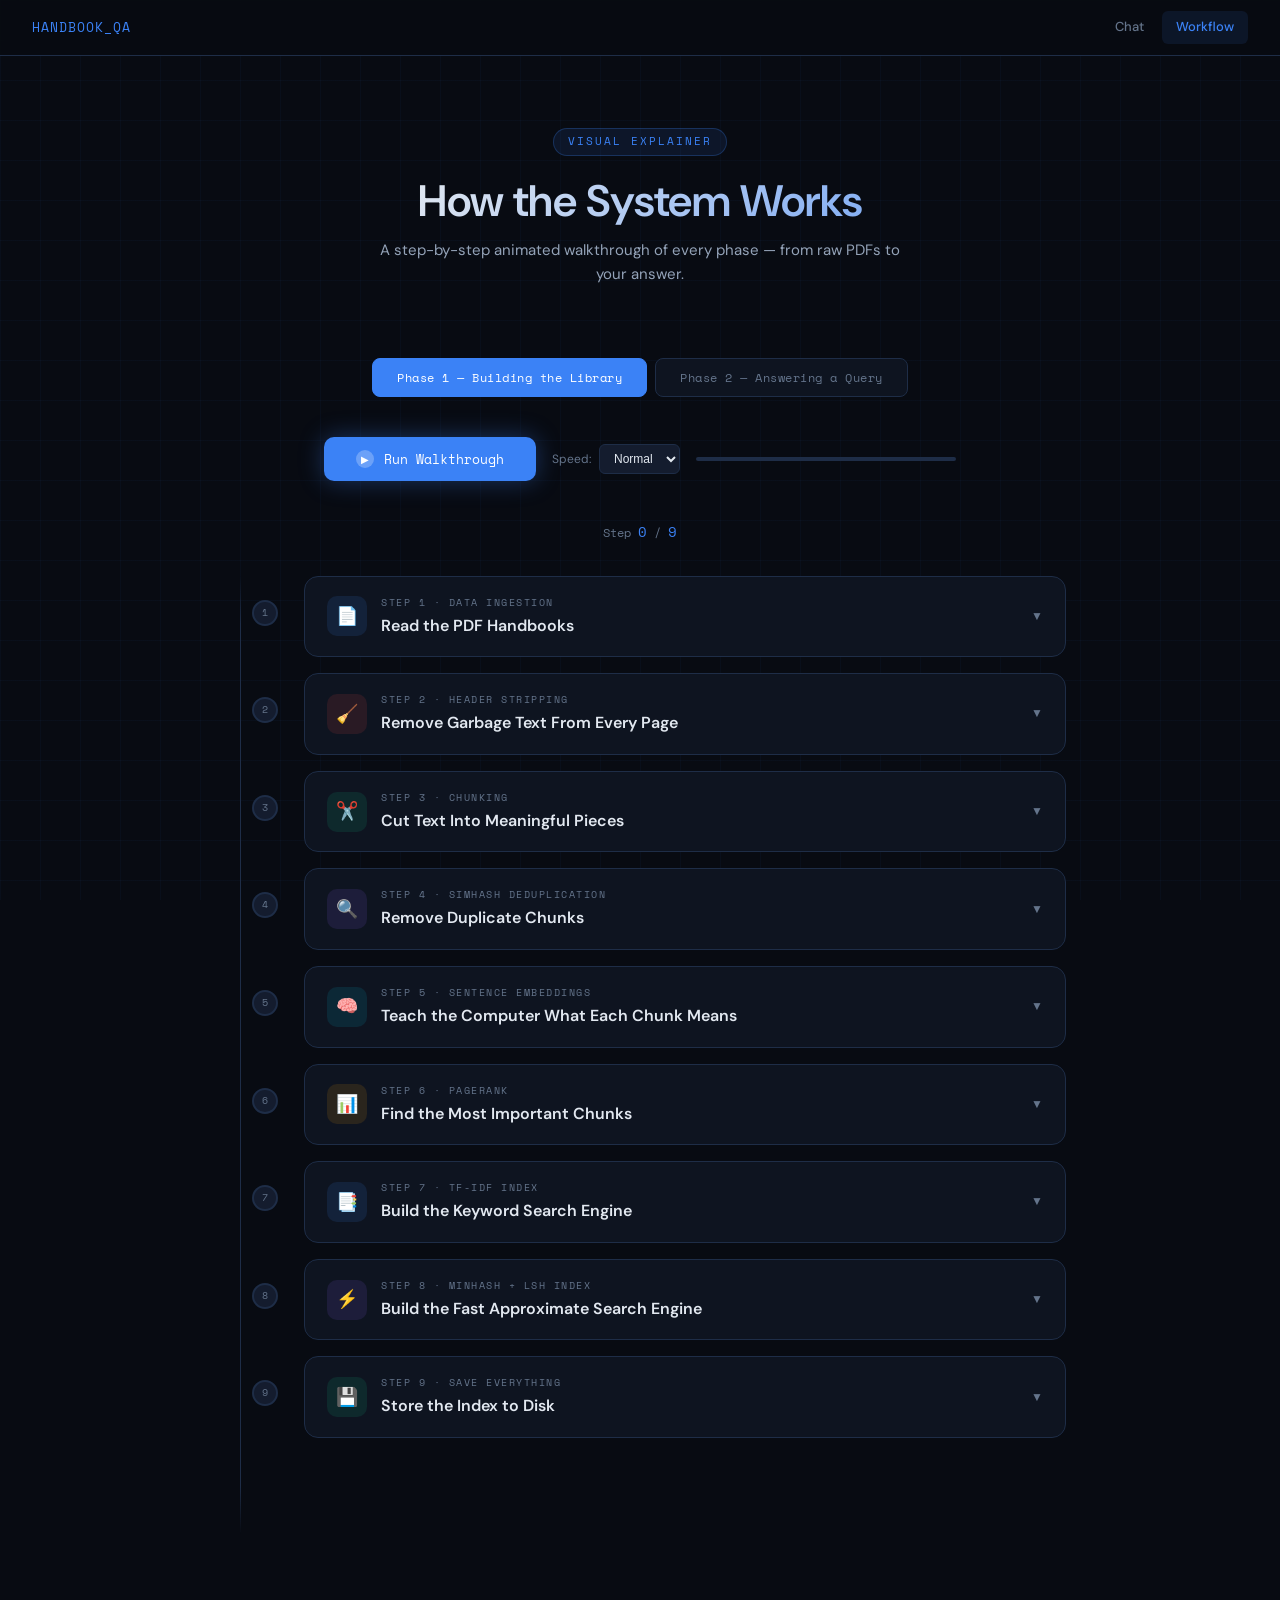
<file: interface/workflow.html>
<!DOCTYPE html>
<html lang="en">
<head>
<meta charset="UTF-8">
<meta name="viewport" content="width=device-width, initial-scale=1.0">
<title>System Workflow — Handbook QA</title>
<style>
@import url('https://fonts.googleapis.com/css2?family=Space+Mono:wght@400;700&family=DM+Sans:wght@300;400;500;600&display=swap');

:root {
  --bg:        #080b12;
  --surface:   #0e1420;
  --surface2:  #141c2e;
  --border:    #1e2d47;
  --accent:    #3b82f6;
  --accent2:   #06b6d4;
  --accent3:   #8b5cf6;
  --gold:      #f59e0b;
  --green:     #10b981;
  --red:       #ef4444;
  --text:      #e2e8f0;
  --muted:     #64748b;
  --dim:       #94a3b8;
}

* { box-sizing: border-box; margin: 0; padding: 0; }

html, body {
  background: var(--bg);
  color: var(--text);
  font-family: 'DM Sans', sans-serif;
  font-size: 15px;
  line-height: 1.6;
  min-height: 100vh;
  overflow-x: hidden;
}

/* ── Animated grid background ── */
body::before {
  content: '';
  position: fixed;
  inset: 0;
  background-image:
    linear-gradient(rgba(59,130,246,0.04) 1px, transparent 1px),
    linear-gradient(90deg, rgba(59,130,246,0.04) 1px, transparent 1px);
  background-size: 40px 40px;
  pointer-events: none;
  z-index: 0;
}

/* ── Navbar ── */
nav {
  position: fixed;
  top: 0; left: 0; right: 0;
  z-index: 200;
  background: rgba(8,11,18,0.92);
  backdrop-filter: blur(12px);
  border-bottom: 1px solid var(--border);
  padding: 0 32px;
  height: 56px;
  display: flex;
  align-items: center;
  justify-content: space-between;
}

.nav-brand {
  font-family: 'Space Mono', monospace;
  font-size: 13px;
  color: var(--accent);
  letter-spacing: 1px;
  text-decoration: none;
}

.nav-links {
  display: flex;
  gap: 4px;
}

.nav-links a {
  font-size: 13px;
  color: var(--muted);
  text-decoration: none;
  padding: 6px 14px;
  border-radius: 6px;
  transition: all 0.2s;
  font-weight: 500;
}

.nav-links a:hover { color: var(--text); background: var(--surface2); }
.nav-links a.active { color: var(--accent); background: rgba(59,130,246,0.1); }

/* ── Page layout ── */
.page {
  padding-top: 80px;
  min-height: 100vh;
  position: relative;
  z-index: 1;
}

/* ── Hero section ── */
.hero {
  text-align: center;
  padding: 48px 24px 40px;
}

.hero-tag {
  display: inline-block;
  font-family: 'Space Mono', monospace;
  font-size: 11px;
  letter-spacing: 2px;
  color: var(--accent);
  background: rgba(59,130,246,0.1);
  border: 1px solid rgba(59,130,246,0.25);
  padding: 4px 14px;
  border-radius: 20px;
  margin-bottom: 20px;
}

.hero h1 {
  font-size: clamp(28px, 4vw, 44px);
  font-weight: 600;
  line-height: 1.15;
  margin-bottom: 12px;
  background: linear-gradient(135deg, #e2e8f0 30%, #3b82f6 100%);
  -webkit-background-clip: text;
  -webkit-text-fill-color: transparent;
  background-clip: text;
}

.hero p {
  color: var(--dim);
  font-size: 15px;
  max-width: 520px;
  margin: 0 auto 32px;
}

/* ── Tab switcher ── */
.tab-bar {
  display: flex;
  justify-content: center;
  gap: 8px;
  margin-bottom: 40px;
}

.tab-btn {
  font-family: 'Space Mono', monospace;
  font-size: 12px;
  letter-spacing: 0.5px;
  padding: 10px 24px;
  border-radius: 8px;
  border: 1px solid var(--border);
  background: var(--surface);
  color: var(--muted);
  cursor: pointer;
  transition: all 0.25s;
}

.tab-btn:hover { color: var(--text); border-color: var(--accent); }
.tab-btn.active {
  background: var(--accent);
  border-color: var(--accent);
  color: #fff;
}

/* ── Control bar ── */
.controls {
  display: flex;
  align-items: center;
  justify-content: center;
  gap: 16px;
  margin-bottom: 40px;
  flex-wrap: wrap;
}

.run-btn {
  display: flex;
  align-items: center;
  gap: 10px;
  padding: 12px 32px;
  background: var(--accent);
  color: #fff;
  border: none;
  border-radius: 10px;
  font-family: 'Space Mono', monospace;
  font-size: 13px;
  cursor: pointer;
  transition: all 0.2s;
  box-shadow: 0 0 24px rgba(59,130,246,0.35);
}

.run-btn:hover { background: #2563eb; transform: translateY(-1px); box-shadow: 0 0 36px rgba(59,130,246,0.5); }
.run-btn:active { transform: translateY(0); }

.run-btn .icon {
  width: 18px; height: 18px;
  border-radius: 50%;
  background: rgba(255,255,255,0.25);
  display: flex; align-items: center; justify-content: center;
  font-size: 10px;
}

.speed-control {
  display: flex;
  align-items: center;
  gap: 8px;
  font-size: 12px;
  color: var(--muted);
}

.speed-control select {
  background: var(--surface2);
  border: 1px solid var(--border);
  color: var(--text);
  padding: 6px 10px;
  border-radius: 6px;
  font-size: 12px;
  cursor: pointer;
}

.progress-bar-wrap {
  width: 260px;
  height: 4px;
  background: var(--border);
  border-radius: 4px;
  overflow: hidden;
}

.progress-bar-fill {
  height: 100%;
  background: linear-gradient(90deg, var(--accent), var(--accent2));
  border-radius: 4px;
  width: 0%;
  transition: width 0.4s ease;
}

/* ── Step counter ── */
.step-counter {
  text-align: center;
  font-family: 'Space Mono', monospace;
  font-size: 12px;
  color: var(--muted);
  margin-bottom: 32px;
}

.step-counter span {
  color: var(--accent);
  font-size: 14px;
}

/* ── Timeline container ── */
.timeline {
  max-width: 900px;
  margin: 0 auto;
  padding: 0 24px 80px;
  position: relative;
}

/* vertical line */
.timeline::before {
  content: '';
  position: absolute;
  left: 50px;
  top: 0; bottom: 0;
  width: 1px;
  background: linear-gradient(to bottom, transparent, var(--border) 5%, var(--border) 95%, transparent);
}

/* ── Step card ── */
.step-card {
  position: relative;
  margin-bottom: 16px;
  padding-left: 90px;
  opacity: 0;
  transform: translateX(-20px);
  transition: opacity 0.5s ease, transform 0.5s ease;
}

.step-card.visible {
  opacity: 1;
  transform: translateX(0);
}

/* dot on timeline */
.step-dot {
  position: absolute;
  left: 38px;
  top: 24px;
  width: 26px; height: 26px;
  border-radius: 50%;
  background: var(--surface2);
  border: 2px solid var(--border);
  display: flex; align-items: center; justify-content: center;
  font-family: 'Space Mono', monospace;
  font-size: 10px;
  color: var(--muted);
  transition: all 0.4s;
  z-index: 2;
}

.step-card.active .step-dot {
  background: var(--accent);
  border-color: var(--accent);
  color: #fff;
  box-shadow: 0 0 16px rgba(59,130,246,0.6);
}

.step-card.done .step-dot {
  background: var(--green);
  border-color: var(--green);
  color: #fff;
}

/* card body */
.card-body {
  background: var(--surface);
  border: 1px solid var(--border);
  border-radius: 14px;
  overflow: hidden;
  transition: border-color 0.3s, box-shadow 0.3s;
}

.step-card.active .card-body {
  border-color: var(--accent);
  box-shadow: 0 0 0 1px rgba(59,130,246,0.2), 0 8px 32px rgba(0,0,0,0.4);
}

.step-card.done .card-body {
  border-color: rgba(16,185,129,0.3);
}

/* card header */
.card-header {
  display: flex;
  align-items: center;
  gap: 14px;
  padding: 18px 22px;
  cursor: pointer;
  user-select: none;
}

.card-icon {
  width: 40px; height: 40px;
  border-radius: 10px;
  display: flex; align-items: center; justify-content: center;
  font-size: 18px;
  flex-shrink: 0;
}

.card-title-wrap { flex: 1; }

.card-phase {
  font-family: 'Space Mono', monospace;
  font-size: 10px;
  letter-spacing: 1.5px;
  color: var(--muted);
  text-transform: uppercase;
  margin-bottom: 2px;
}

.card-title {
  font-size: 16px;
  font-weight: 600;
  color: var(--text);
}

.card-chevron {
  font-size: 12px;
  color: var(--muted);
  transition: transform 0.3s;
}

.card-body.expanded .card-chevron { transform: rotate(180deg); }

/* card content */
.card-content {
  max-height: 0;
  overflow: hidden;
  transition: max-height 0.5s cubic-bezier(0.4,0,0.2,1);
}

.card-content.open { max-height: 800px; }

.card-inner {
  padding: 0 22px 22px;
  border-top: 1px solid var(--border);
}

.card-desc {
  color: var(--dim);
  font-size: 14px;
  line-height: 1.75;
  margin-top: 16px;
  margin-bottom: 16px;
}

/* Detail boxes inside cards */
.detail-grid {
  display: grid;
  grid-template-columns: 1fr 1fr;
  gap: 10px;
  margin-top: 12px;
}

.detail-box {
  background: var(--surface2);
  border: 1px solid var(--border);
  border-radius: 10px;
  padding: 14px;
}

.detail-box-label {
  font-family: 'Space Mono', monospace;
  font-size: 10px;
  letter-spacing: 1px;
  color: var(--muted);
  text-transform: uppercase;
  margin-bottom: 6px;
}

.detail-box-val {
  font-size: 13px;
  color: var(--text);
  line-height: 1.55;
}

.tag-row {
  display: flex;
  flex-wrap: wrap;
  gap: 6px;
  margin-top: 10px;
}

.tag {
  font-family: 'Space Mono', monospace;
  font-size: 10px;
  padding: 3px 10px;
  border-radius: 20px;
  border: 1px solid;
}

.tag-blue  { color: #60a5fa; border-color: rgba(96,165,250,0.3); background: rgba(96,165,250,0.08); }
.tag-green { color: #34d399; border-color: rgba(52,211,153,0.3); background: rgba(52,211,153,0.08); }
.tag-amber { color: #fbbf24; border-color: rgba(251,191,36,0.3);  background: rgba(251,191,36,0.08); }
.tag-purple{ color: #a78bfa; border-color: rgba(167,139,250,0.3); background: rgba(167,139,250,0.08); }
.tag-red   { color: #f87171; border-color: rgba(248,113,113,0.3); background: rgba(248,113,113,0.08); }

/* animated data-flow bar */
.flow-bar {
  height: 3px;
  border-radius: 3px;
  background: linear-gradient(90deg, var(--accent), var(--accent2));
  margin: 10px 0;
  transform-origin: left;
  transform: scaleX(0);
  transition: transform 0.6s ease 0.2s;
}

.step-card.active .flow-bar { transform: scaleX(1); }

/* formula */
.formula {
  background: var(--surface2);
  border: 1px solid var(--border);
  border-left: 3px solid var(--accent);
  border-radius: 8px;
  padding: 12px 16px;
  font-family: 'Space Mono', monospace;
  font-size: 12px;
  color: var(--accent2);
  margin-top: 12px;
  line-height: 1.8;
}

/* analogy box */
.analogy {
  background: rgba(245,158,11,0.06);
  border: 1px solid rgba(245,158,11,0.2);
  border-radius: 10px;
  padding: 12px 16px;
  font-size: 13px;
  color: #fcd34d;
  margin-top: 12px;
  display: flex;
  gap: 10px;
}

.analogy-icon { flex-shrink: 0; font-size: 16px; }

/* mini step list */
.mini-steps { margin-top: 12px; }
.mini-step {
  display: flex;
  gap: 12px;
  padding: 8px 0;
  border-bottom: 1px solid var(--border);
  font-size: 13px;
  color: var(--dim);
  align-items: flex-start;
}

.mini-step:last-child { border-bottom: none; }

.mini-step-num {
  flex-shrink: 0;
  width: 20px; height: 20px;
  border-radius: 50%;
  background: rgba(59,130,246,0.15);
  border: 1px solid rgba(59,130,246,0.3);
  font-family: 'Space Mono', monospace;
  font-size: 9px;
  color: var(--accent);
  display: flex; align-items: center; justify-content: center;
}

/* scanning animation */
@keyframes scan {
  0%   { opacity: 1; transform: translateX(0); }
  50%  { opacity: 0.4; transform: translateX(6px); }
  100% { opacity: 1; transform: translateX(0); }
}

.scanning { animation: scan 1.5s ease infinite; }

/* pulse dot */
@keyframes pulse-dot {
  0%,100% { box-shadow: 0 0 0 0 rgba(59,130,246,0.6); }
  50%      { box-shadow: 0 0 0 8px rgba(59,130,246,0); }
}

.step-card.active .step-dot { animation: pulse-dot 1.5s ease infinite; }

/* done checkmark */
.done-check {
  display: none;
  color: var(--green);
  font-size: 13px;
  margin-left: auto;
}
.step-card.done .done-check { display: block; }

/* ── Final answer preview ── */
.answer-preview {
  background: var(--surface2);
  border: 1px solid rgba(16,185,129,0.3);
  border-radius: 10px;
  padding: 14px 16px;
  margin-top: 12px;
  font-size: 13px;
  color: var(--dim);
  line-height: 1.7;
}

.answer-preview strong { color: var(--green); }

/* ── Completion banner ── */
.completion-banner {
  text-align: center;
  padding: 32px 24px;
  margin: 0 auto 80px;
  max-width: 900px;
  padding-left: calc(90px + 24px);
  opacity: 0;
  transform: translateY(20px);
  transition: opacity 0.6s, transform 0.6s;
}

.completion-banner.show {
  opacity: 1;
  transform: translateY(0);
}

.completion-banner h3 {
  font-size: 20px;
  font-weight: 600;
  color: var(--green);
  margin-bottom: 8px;
}

.completion-banner p {
  color: var(--muted);
  font-size: 13px;
}

/* mobile */
@media (max-width: 600px) {
  .timeline::before { left: 22px; }
  .step-card { padding-left: 52px; }
  .step-dot { left: 9px; width: 22px; height: 22px; font-size: 9px; }
  .detail-grid { grid-template-columns: 1fr; }
  nav { padding: 0 16px; }
  .nav-links a { padding: 6px 8px; font-size: 11px; }
  .hero h1 { font-size: 24px; }
}
</style>
</head>
<body>

<!-- ── Navbar ── -->
<nav>
  <a href="/" class="nav-brand">HANDBOOK_QA</a>
  <div class="nav-links">
    <a href="/">Chat</a>
    <a href="/workflow" class="active">Workflow</a>
  </div>
</nav>

<!-- ── Page ── -->
<div class="page">

  <div class="hero">
    <div class="hero-tag">VISUAL EXPLAINER</div>
    <h1>How the System Works</h1>
    <p>A step-by-step animated walkthrough of every phase — from raw PDFs to your answer.</p>
  </div>

  <!-- Tab switcher -->
  <div class="tab-bar">
    <button class="tab-btn active" onclick="switchTab('build')">Phase 1 — Building the Library</button>
    <button class="tab-btn" onclick="switchTab('query')">Phase 2 — Answering a Query</button>
  </div>

  <!-- Controls -->
  <div class="controls">
    <button class="run-btn" id="runBtn" onclick="startAnimation()">
      <span class="icon">▶</span>
      Run Walkthrough
    </button>
    <div class="speed-control">
      Speed:
      <select id="speedSel">
        <option value="800">Slow</option>
        <option value="400" selected>Normal</option>
        <option value="150">Fast</option>
      </select>
    </div>
    <div class="progress-bar-wrap">
      <div class="progress-bar-fill" id="progressFill"></div>
    </div>
  </div>

  <!-- Step counter -->
  <div class="step-counter" id="stepCounter">
    Step <span id="curStep">0</span> / <span id="totalSteps">0</span>
  </div>

  <!-- ══════════════════════════════════════════════
       TAB 1 — BUILD INDEX
  ══════════════════════════════════════════════ -->
  <div id="tab-build" class="timeline">

    <div class="step-card" id="b0">
      <div class="step-dot">1</div>
      <div class="card-body">
        <div class="card-header" onclick="toggleCard('b0')">
          <div class="card-icon" style="background:rgba(59,130,246,0.12);">📄</div>
          <div class="card-title-wrap">
            <div class="card-phase">Step 1 · Data Ingestion</div>
            <div class="card-title">Read the PDF Handbooks</div>
          </div>
          <span class="done-check">✓ Done</span>
          <span class="card-chevron">▼</span>
        </div>
        <div class="card-content">
          <div class="card-inner">
            <div class="card-desc">
              We use <strong>PyMuPDF</strong> to extract all text from both PDF handbooks page by page — like copy-pasting the entire book into a text file. Both the UG handbook and PG handbook are processed together.
            </div>
            <div class="flow-bar"></div>
            <div class="analogy">
              <span class="analogy-icon">💡</span>
              <span>Think of this like scanning both books into a computer so the rest of the system can read them.</span>
            </div>
            <div class="detail-grid">
              <div class="detail-box">
                <div class="detail-box-label">Input files</div>
                <div class="detail-box-val">ug-handbook.pdf<br>pg-handbook.pdf</div>
              </div>
              <div class="detail-box">
                <div class="detail-box-label">What we get</div>
                <div class="detail-box-val">Raw text per page + page number + source filename</div>
              </div>
            </div>
            <div class="tag-row">
              <span class="tag tag-blue">PyMuPDF</span>
              <span class="tag tag-green">~300+ pages total</span>
              <span class="tag tag-amber">Both UG + PG</span>
            </div>
          </div>
        </div>
      </div>
    </div>

    <div class="step-card" id="b1">
      <div class="step-dot">2</div>
      <div class="card-body">
        <div class="card-header" onclick="toggleCard('b1')">
          <div class="card-icon" style="background:rgba(239,68,68,0.12);">🧹</div>
          <div class="card-title-wrap">
            <div class="card-phase">Step 2 · Header Stripping</div>
            <div class="card-title">Remove Garbage Text From Every Page</div>
          </div>
          <span class="done-check">✓ Done</span>
          <span class="card-chevron">▼</span>
        </div>
        <div class="card-content">
          <div class="card-inner">
            <div class="card-desc">
              Every page had a running header like <em>"NUST Undergraduate Student Handbook 87"</em> embedded in the text. Since this appeared on every single page, it was polluting the search index — making the words "nust", "undergraduate", "handbook" appear in every chunk and destroying their search value. We strip all these headers before doing anything else.
            </div>
            <div class="flow-bar"></div>
            <div class="analogy">
              <span class="analogy-icon">💡</span>
              <span>Imagine if every page of a textbook had the title printed inside the paragraph — you'd have to remove that before indexing the actual content.</span>
            </div>
            <div class="detail-grid">
              <div class="detail-box">
                <div class="detail-box-label">What we remove</div>
                <div class="detail-box-val">"NUST * Student Handbook N"<br>Standalone page numbers<br>School name stamps</div>
              </div>
              <div class="detail-box">
                <div class="detail-box-label">Why it matters</div>
                <div class="detail-box-val">If every chunk has "nust student handbook", TF-IDF gives those words zero weight — they can't distinguish any chunk from another.</div>
              </div>
            </div>
            <div class="tag-row">
              <span class="tag tag-red">Bug we fixed</span>
              <span class="tag tag-blue">strip_headers()</span>
              <span class="tag tag-amber">regex pattern matching</span>
            </div>
          </div>
        </div>
      </div>
    </div>

    <div class="step-card" id="b2">
      <div class="step-dot">3</div>
      <div class="card-body">
        <div class="card-header" onclick="toggleCard('b2')">
          <div class="card-icon" style="background:rgba(16,185,129,0.12);">✂️</div>
          <div class="card-title-wrap">
            <div class="card-phase">Step 3 · Chunking</div>
            <div class="card-title">Cut Text Into Meaningful Pieces</div>
          </div>
          <span class="done-check">✓ Done</span>
          <span class="card-chevron">▼</span>
        </div>
        <div class="card-content">
          <div class="card-inner">
            <div class="card-desc">
              We can't search the whole handbook at once. We cut it into small pieces called <strong>chunks</strong>, each 50–250 words. We use <strong>sentence-aware chunking</strong> — we accumulate complete sentences and only start a new chunk at a sentence boundary. One sentence overlaps between chunks so context is never lost.
            </div>
            <div class="flow-bar"></div>
            <div class="analogy">
              <span class="analogy-icon">💡</span>
              <span>Like cutting a book into index cards — but you only cut between paragraphs, never mid-sentence, so each card always contains complete ideas.</span>
            </div>
            <div class="detail-grid">
              <div class="detail-box">
                <div class="detail-box-label">Old method (broken)</div>
                <div class="detail-box-val">300-word windows, 50% overlap — split rules mid-sentence so "CGPA is 2.75 for Engineering" ended up in two different chunks</div>
              </div>
              <div class="detail-box">
                <div class="detail-box-label">New method (fixed)</div>
                <div class="detail-box-val">Sentence-boundary cutting, 50–250 words, 1-sentence overlap — complete rules always stay in one chunk</div>
              </div>
            </div>
            <div class="tag-row">
              <span class="tag tag-green">~300+ chunks created</span>
              <span class="tag tag-blue">50–250 words each</span>
              <span class="tag tag-amber">1-sentence overlap</span>
            </div>
          </div>
        </div>
      </div>
    </div>

    <div class="step-card" id="b3">
      <div class="step-dot">4</div>
      <div class="card-body">
        <div class="card-header" onclick="toggleCard('b3')">
          <div class="card-icon" style="background:rgba(139,92,246,0.12);">🔍</div>
          <div class="card-title-wrap">
            <div class="card-phase">Step 4 · SimHash Deduplication</div>
            <div class="card-title">Remove Duplicate Chunks</div>
          </div>
          <span class="done-check">✓ Done</span>
          <span class="card-chevron">▼</span>
        </div>
        <div class="card-content">
          <div class="card-inner">
            <div class="card-desc">
              Some handbook sections repeat content. We use <strong>SimHash</strong> to fingerprint every chunk and remove near-duplicates before indexing them.
            </div>
            <div class="flow-bar"></div>
            <div class="analogy">
              <span class="analogy-icon">💡</span>
              <span>Like a DNA test for text. Two chunks with very similar DNA (Hamming distance ≤ 3 bits) are considered duplicates — we keep only one.</span>
            </div>
            <div class="mini-steps">
              <div class="mini-step"><div class="mini-step-num">1</div>For each chunk, tokenise into words</div>
              <div class="mini-step"><div class="mini-step-num">2</div>MD5 hash each token → 64-bit binary number</div>
              <div class="mini-step"><div class="mini-step-num">3</div>Build a 64-position accumulator: +1 if bit=1, -1 if bit=0</div>
              <div class="mini-step"><div class="mini-step-num">4</div>Fingerprint = sign of each accumulator position</div>
              <div class="mini-step"><div class="mini-step-num">5</div>Compare fingerprints: if Hamming distance ≤ 3 → duplicate → discard</div>
            </div>
            <div class="formula">Hamming distance = count of bit positions that differ<br>Threshold ≤ 3 bits → near-duplicate → remove</div>
            <div class="tag-row">
              <span class="tag tag-purple">SimHash</span>
              <span class="tag tag-green">64-bit fingerprint</span>
              <span class="tag tag-amber">Hamming distance ≤ 3</span>
            </div>
          </div>
        </div>
      </div>
    </div>

    <div class="step-card" id="b4">
      <div class="step-dot">5</div>
      <div class="card-body">
        <div class="card-header" onclick="toggleCard('b4')">
          <div class="card-icon" style="background:rgba(6,182,212,0.12);">🧠</div>
          <div class="card-title-wrap">
            <div class="card-phase">Step 5 · Sentence Embeddings</div>
            <div class="card-title">Teach the Computer What Each Chunk Means</div>
          </div>
          <span class="done-check">✓ Done</span>
          <span class="card-chevron">▼</span>
        </div>
        <div class="card-content">
          <div class="card-inner">
            <div class="card-desc">
              Words alone don't capture meaning. We use a pre-trained AI model <strong>all-MiniLM-L6-v2</strong> to convert each chunk into a list of 384 numbers called an <strong>embedding</strong>. Chunks with similar meanings get similar number-lists, even if they use completely different words.
            </div>
            <div class="flow-bar"></div>
            <div class="analogy">
              <span class="analogy-icon">💡</span>
              <span>Like giving every chunk GPS coordinates in "meaning space". Chunks about attendance are near each other. Chunks about fees are near each other. Far from chunks about, say, sports.</span>
            </div>
            <div class="detail-grid">
              <div class="detail-box">
                <div class="detail-box-label">Model used</div>
                <div class="detail-box-val">all-MiniLM-L6-v2<br>(runs fully offline, no internet)</div>
              </div>
              <div class="detail-box">
                <div class="detail-box-label">Output per chunk</div>
                <div class="detail-box-val">384 numbers (a vector). Stored inside chunks.pkl for fast retrieval later.</div>
              </div>
            </div>
            <div class="tag-row">
              <span class="tag tag-blue">384 dimensions</span>
              <span class="tag tag-green">L2 normalised</span>
              <span class="tag tag-purple">semantic similarity</span>
            </div>
          </div>
        </div>
      </div>
    </div>

    <div class="step-card" id="b5">
      <div class="step-dot">6</div>
      <div class="card-body">
        <div class="card-header" onclick="toggleCard('b5')">
          <div class="card-icon" style="background:rgba(245,158,11,0.12);">📊</div>
          <div class="card-title-wrap">
            <div class="card-phase">Step 6 · PageRank</div>
            <div class="card-title">Find the Most Important Chunks</div>
          </div>
          <span class="done-check">✓ Done</span>
          <span class="card-chevron">▼</span>
        </div>
        <div class="card-content">
          <div class="card-inner">
            <div class="card-desc">
              We build a graph where every chunk is a node. If two chunks are semantically similar (embeddings are close), we draw an edge between them. Then we run the <strong>PageRank algorithm</strong> — the same one Google uses to rank web pages — to find which chunks are most "central" to the handbook.
            </div>
            <div class="flow-bar"></div>
            <div class="analogy">
              <span class="analogy-icon">💡</span>
              <span>Like Google ranking websites. A chunk connected to many other important chunks (core policy rules) ranks higher than an isolated edge-case chunk.</span>
            </div>
            <div class="formula">
              Similarity graph: edge if cosine(emb_i, emb_j) &gt; 0.65<br>
              PageRank weight in final score: 0.02 (tiebreaker only)<br>
              Damping factor: 0.85
            </div>
            <div class="tag-row">
              <span class="tag tag-amber">PageRank</span>
              <span class="tag tag-blue">networkx library</span>
              <span class="tag tag-green">weight = 0.02</span>
            </div>
          </div>
        </div>
      </div>
    </div>

    <div class="step-card" id="b6">
      <div class="step-dot">7</div>
      <div class="card-body">
        <div class="card-header" onclick="toggleCard('b6')">
          <div class="card-icon" style="background:rgba(59,130,246,0.12);">📑</div>
          <div class="card-title-wrap">
            <div class="card-phase">Step 7 · TF-IDF Index</div>
            <div class="card-title">Build the Keyword Search Engine</div>
          </div>
          <span class="done-check">✓ Done</span>
          <span class="card-chevron">▼</span>
        </div>
        <div class="card-content">
          <div class="card-inner">
            <div class="card-desc">
              <strong>TF-IDF</strong> (Term Frequency × Inverse Document Frequency) scores how important each word is to each chunk. Common words like "student" appear everywhere so they get low scores. Rare specific words like "CGPA" or "probation" appear in few chunks so they get high scores — making those chunks findable.
            </div>
            <div class="flow-bar"></div>
            <div class="detail-grid">
              <div class="detail-box">
                <div class="detail-box-label">Improvements we made</div>
                <div class="detail-box-val">Domain stop-words: removed "nust", "university", "student", "handbook" — they appear everywhere and are useless<br><br>Bigrams: index pairs like "credit hours", "grade point"<br><br>Synonym expansion: "GPA" → also indexes "cgpa grade point average"</div>
              </div>
              <div class="detail-box">
                <div class="detail-box-label">Settings</div>
                <div class="detail-box-val">15,000 max features<br>sublinear_tf = True (log scale)<br>max_df = 0.85 (drop words in 85%+ of chunks)<br>ngram_range = (1,2)</div>
              </div>
            </div>
            <div class="formula">
              TF-IDF(word, chunk) = TF × IDF<br>
              TF = log(1 + count) [sublinear]<br>
              IDF = log(total_chunks / chunks_with_word)
            </div>
            <div class="tag-row">
              <span class="tag tag-blue">TF-IDF</span>
              <span class="tag tag-green">15k features</span>
              <span class="tag tag-amber">bigrams</span>
              <span class="tag tag-purple">synonym expansion</span>
            </div>
          </div>
        </div>
      </div>
    </div>

    <div class="step-card" id="b7">
      <div class="step-dot">8</div>
      <div class="card-body">
        <div class="card-header" onclick="toggleCard('b7')">
          <div class="card-icon" style="background:rgba(139,92,246,0.12);">⚡</div>
          <div class="card-title-wrap">
            <div class="card-phase">Step 8 · MinHash + LSH Index</div>
            <div class="card-title">Build the Fast Approximate Search Engine</div>
          </div>
          <span class="done-check">✓ Done</span>
          <span class="card-chevron">▼</span>
        </div>
        <div class="card-content">
          <div class="card-inner">
            <div class="card-desc">
              TF-IDF is exact but slow on huge datasets. <strong>MinHash + LSH</strong> is an approximate method that's much faster — it trades a small amount of accuracy for a big speed gain.
            </div>
            <div class="flow-bar"></div>
            <div class="mini-steps">
              <div class="mini-step"><div class="mini-step-num">1</div><strong>Shingles:</strong> Each chunk becomes a set of 3-word sequences ("minimum cgpa required", "cgpa required for", …)</div>
              <div class="mini-step"><div class="mini-step-num">2</div><strong>MinHash:</strong> Apply 128 hash functions to the shingle set → get a 128-number "signature". Two similar chunks will have similar signatures.</div>
              <div class="mini-step"><div class="mini-step-num">3</div><strong>LSH Banding:</strong> Split the 128 numbers into 16 groups of 8. Hash each group into a "bucket". If two chunks land in the same bucket for any group → they're candidates for being similar.</div>
              <div class="mini-step"><div class="mini-step-num">4</div>At query time: only compare against chunks that share a bucket. Much faster than comparing against all chunks.</div>
            </div>
            <div class="formula">
              128 hash functions ÷ 16 bands = 8 rows per band<br>
              Jaccard threshold s* = (1/16)^(1/8) ≈ 0.707<br>
              Collision probability at s*: 50%
            </div>
            <div class="tag-row">
              <span class="tag tag-purple">MinHash</span>
              <span class="tag tag-blue">128 hash functions</span>
              <span class="tag tag-amber">16 bands</span>
              <span class="tag tag-green">s* ≈ 0.707</span>
            </div>
          </div>
        </div>
      </div>
    </div>

    <div class="step-card" id="b8">
      <div class="step-dot">9</div>
      <div class="card-body">
        <div class="card-header" onclick="toggleCard('b8')">
          <div class="card-icon" style="background:rgba(16,185,129,0.12);">💾</div>
          <div class="card-title-wrap">
            <div class="card-phase">Step 9 · Save Everything</div>
            <div class="card-title">Store the Index to Disk</div>
          </div>
          <span class="done-check">✓ Done</span>
          <span class="card-chevron">▼</span>
        </div>
        <div class="card-content">
          <div class="card-inner">
            <div class="card-desc">
              All the computed data is saved to the <code>handbook-1.0/</code> folder as binary files. This means you only run <code>build_index.py</code> once — every time the server starts, it just loads these files from disk in seconds.
            </div>
            <div class="flow-bar"></div>
            <div class="detail-grid">
              <div class="detail-box">
                <div class="detail-box-label">chunks.pkl</div>
                <div class="detail-box-val">All chunk text + embeddings + PageRank scores</div>
              </div>
              <div class="detail-box">
                <div class="detail-box-label">tfidf.pkl</div>
                <div class="detail-box-val">TF-IDF vectorizer + the full matrix</div>
              </div>
              <div class="detail-box">
                <div class="detail-box-label">lsh.pkl</div>
                <div class="detail-box-val">MinHasher + all 300+ signatures + LSH index</div>
              </div>
              <div class="detail-box">
                <div class="detail-box-label">embed_model/</div>
                <div class="detail-box-val">The sentence-transformer model weights</div>
              </div>
            </div>
            <div class="tag-row">
              <span class="tag tag-green">Run once only</span>
              <span class="tag tag-blue">handbook-1.0/ folder</span>
              <span class="tag tag-amber">~2–3 min on CPU</span>
            </div>
          </div>
        </div>
      </div>
    </div>

  </div><!-- /tab-build -->

  <!-- ══════════════════════════════════════════════
       TAB 2 — QUERY WORKFLOW
  ══════════════════════════════════════════════ -->
  <div id="tab-query" class="timeline" style="display:none">

    <div class="step-card" id="q0">
      <div class="step-dot">1</div>
      <div class="card-body">
        <div class="card-header" onclick="toggleCard('q0')">
          <div class="card-icon" style="background:rgba(59,130,246,0.12);">⌨️</div>
          <div class="card-title-wrap">
            <div class="card-phase">Step 1 · User Input</div>
            <div class="card-title">User Types a Question</div>
          </div>
          <span class="done-check">✓ Done</span>
          <span class="card-chevron">▼</span>
        </div>
        <div class="card-content">
          <div class="card-inner">
            <div class="card-desc">
              The user types a question in the chat box. For example: <em>"What is the minimum GPA requirement for UG students?"</em>. This is sent to the FastAPI server via an HTTP request.
            </div>
            <div class="flow-bar"></div>
            <div class="answer-preview">
              <strong>Example query:</strong><br>
              "What is the minimum GPA requirement for UG students?"
            </div>
            <div class="tag-row">
              <span class="tag tag-blue">FastAPI</span>
              <span class="tag tag-green">GET /generate?prompt=...</span>
              <span class="tag tag-amber">SSE streaming response</span>
            </div>
          </div>
        </div>
      </div>
    </div>

    <div class="step-card" id="q1">
      <div class="step-dot">2</div>
      <div class="card-body">
        <div class="card-header" onclick="toggleCard('q1')">
          <div class="card-icon" style="background:rgba(239,68,68,0.12);">🧹</div>
          <div class="card-title-wrap">
            <div class="card-phase">Step 2 · Query Cleaning</div>
            <div class="card-title">Clean and Fix the Query</div>
          </div>
          <span class="done-check">✓ Done</span>
          <span class="card-chevron">▼</span>
        </div>
        <div class="card-content">
          <div class="card-inner">
            <div class="card-desc">
              The raw query is cleaned: lowercased, special characters removed — but we keep dots, hyphens, and percent signs because they matter for academic queries.
            </div>
            <div class="flow-bar"></div>
            <div class="analogy">
              <span class="analogy-icon">⚠️</span>
              <span><strong>Bug we fixed:</strong> The old cleaner removed dots, so "2.75 GPA" became "275 GPA" — completely wrong. Now dots are preserved.</span>
            </div>
            <div class="formula">
              Input:  "What is the minimum GPA requirement?"<br>
              Output: "what is the minimum gpa requirement"<br><br>
              Keeps: letters, digits, spaces, . - %<br>
              Removes: ? ! " ' ( ) and other punctuation
            </div>
          </div>
        </div>
      </div>
    </div>

    <div class="step-card" id="q2">
      <div class="step-dot">3</div>
      <div class="card-body">
        <div class="card-header" onclick="toggleCard('q2')">
          <div class="card-icon" style="background:rgba(245,158,11,0.12);">🔄</div>
          <div class="card-title-wrap">
            <div class="card-phase">Step 3 · Synonym Expansion</div>
            <div class="card-title">Add Synonym Tokens to Match Handbook Vocabulary</div>
          </div>
          <span class="done-check">✓ Done</span>
          <span class="card-chevron">▼</span>
        </div>
        <div class="card-content">
          <div class="card-inner">
            <div class="card-desc">
              TF-IDF is a pure keyword engine — it doesn't know that "GPA" and "CGPA" mean the same thing. We append synonyms to the query so it matches handbook chunks that use different vocabulary.
            </div>
            <div class="flow-bar"></div>
            <div class="analogy">
              <span class="analogy-icon">⚠️</span>
              <span><strong>Bug we fixed:</strong> Students ask "GPA" but the handbook says "CGPA" everywhere. The old system returned 0 matches. Now both words are in the query.</span>
            </div>
            <div class="formula">
              "what is the minimum gpa requirement"<br>
              → adds: "cgpa grade point average"<br>
              → adds: "undergraduate" (if "ug" detected)<br>
              → adds: "attendance present absent shortage" (if "attendance")<br>
              → full expanded query sent to TF-IDF
            </div>
            <div class="tag-row">
              <span class="tag tag-amber">GPA ↔ CGPA</span>
              <span class="tag tag-blue">UG ↔ undergraduate</span>
              <span class="tag tag-green">fail ↔ repeat</span>
              <span class="tag tag-purple">thesis ↔ dissertation</span>
            </div>
          </div>
        </div>
      </div>
    </div>

    <div class="step-card" id="q3">
      <div class="step-dot">4</div>
      <div class="card-body">
        <div class="card-header" onclick="toggleCard('q3')">
          <div class="card-icon" style="background:rgba(59,130,246,0.12);">🔎</div>
          <div class="card-title-wrap">
            <div class="card-phase">Step 4 · TF-IDF Pre-Filter</div>
            <div class="card-title">Fast Keyword Search → Top 40 Candidates</div>
          </div>
          <span class="done-check">✓ Done</span>
          <span class="card-chevron">▼</span>
        </div>
        <div class="card-content">
          <div class="card-inner">
            <div class="card-desc">
              The expanded query is converted to a TF-IDF vector and compared against all 300+ chunk vectors. Chunks scoring above 0.005 are kept as candidates — chunks with zero keyword overlap are excluded entirely.
            </div>
            <div class="flow-bar"></div>
            <div class="analogy">
              <span class="analogy-icon">⚠️</span>
              <span><strong>Bug we fixed:</strong> Without this gate, high-PageRank chunks about Islamic etiquette were appearing in GPA query results because they scored 0 on TF-IDF but had high PageRank. Gate prevents this.</span>
            </div>
            <div class="formula">
              cosine_similarity(query_vec, chunk_vec) for all chunks<br>
              Keep: score &gt; MIN_TFIDF_SCORE (0.005) AND top 40<br>
              Discard: anything with zero keyword overlap
            </div>
            <div class="detail-grid">
              <div class="detail-box">
                <div class="detail-box-label">Input</div>
                <div class="detail-box-val">300+ chunks</div>
              </div>
              <div class="detail-box">
                <div class="detail-box-label">Output</div>
                <div class="detail-box-val">Top 40 keyword-relevant candidates</div>
              </div>
            </div>
            <div class="tag-row">
              <span class="tag tag-blue">exact baseline</span>
              <span class="tag tag-green">O(vocab × chunks)</span>
              <span class="tag tag-amber">MIN_TFIDF = 0.005</span>
            </div>
          </div>
        </div>
      </div>
    </div>

    <div class="step-card" id="q4">
      <div class="step-dot">5</div>
      <div class="card-body">
        <div class="card-header" onclick="toggleCard('q4')">
          <div class="card-icon" style="background:rgba(6,182,212,0.12);">🧠</div>
          <div class="card-title-wrap">
            <div class="card-phase">Step 5 · Semantic Re-Ranking</div>
            <div class="card-title">Score by Meaning, Not Just Keywords</div>
          </div>
          <span class="done-check">✓ Done</span>
          <span class="card-chevron">▼</span>
        </div>
        <div class="card-content">
          <div class="card-inner">
            <div class="card-desc">
              The query is embedded using the sentence-transformer model (the original cleaned query, not the expanded one — synonym noise would hurt embedding quality). We compute dot-product similarity between the query embedding and each of the 40 candidate chunk embeddings.
            </div>
            <div class="flow-bar"></div>
            <div class="analogy">
              <span class="analogy-icon">💡</span>
              <span>TF-IDF found chunks with matching words. Semantic scoring finds chunks with matching meaning — even if they use different words.</span>
            </div>
            <div class="formula">
              semantic_score = dot_product(query_embedding, chunk_embedding)<br>
              Both vectors are L2-normalised → result = cosine similarity<br>
              Range: -1 to +1 (closer to 1 = more similar meaning)
            </div>
            <div class="tag-row">
              <span class="tag tag-blue">all-MiniLM-L6-v2</span>
              <span class="tag tag-green">cosine similarity</span>
              <span class="tag tag-purple">semantic weight = 0.28</span>
            </div>
          </div>
        </div>
      </div>
    </div>

    <div class="step-card" id="q5">
      <div class="step-dot">6</div>
      <div class="card-body">
        <div class="card-header" onclick="toggleCard('q5')">
          <div class="card-icon" style="background:rgba(16,185,129,0.12);">⚖️</div>
          <div class="card-title-wrap">
            <div class="card-phase">Step 6 · Hybrid Scoring</div>
            <div class="card-title">Combine All Signals Into One Score</div>
          </div>
          <span class="done-check">✓ Done</span>
          <span class="card-chevron">▼</span>
        </div>
        <div class="card-content">
          <div class="card-inner">
            <div class="card-desc">
              Each of the 40 candidates gets a final hybrid score combining TF-IDF keyword match, semantic meaning similarity, and PageRank importance. We sort and return the top 8.
            </div>
            <div class="flow-bar"></div>
            <div class="formula">
              score = 0.70 × TF-IDF_cosine<br>
              &nbsp;&nbsp;&nbsp;&nbsp;&nbsp;&nbsp;+ 0.28 × Semantic_cosine<br>
              &nbsp;&nbsp;&nbsp;&nbsp;&nbsp;&nbsp;+ 0.02 × PageRank<br><br>
              Top 8 chunks returned as "Retrieved Evidence"
            </div>
            <div class="analogy">
              <span class="analogy-icon">⚠️</span>
              <span><strong>Fix applied:</strong> PageRank was 0.15 (too high) — it was promoting irrelevant but popular chunks. Reduced to 0.02 so it's a tiebreaker only.</span>
            </div>
            <div class="detail-grid">
              <div class="detail-box">
                <div class="detail-box-label">Input</div>
                <div class="detail-box-val">40 candidates with TF-IDF, semantic, and PageRank scores</div>
              </div>
              <div class="detail-box">
                <div class="detail-box-label">Output</div>
                <div class="detail-box-val">Top 8 chunks → shown in the evidence panel on the right side of the UI</div>
              </div>
            </div>
          </div>
        </div>
      </div>
    </div>

    <div class="step-card" id="q6">
      <div class="step-dot">7</div>
      <div class="card-body">
        <div class="card-header" onclick="toggleCard('q6')">
          <div class="card-icon" style="background:rgba(139,92,246,0.12);">🤖</div>
          <div class="card-title-wrap">
            <div class="card-phase">Step 7 · Groq Generation</div>
            <div class="card-title">Send Top Chunks to AI for a Clean Answer</div>
          </div>
          <span class="done-check">✓ Done</span>
          <span class="card-chevron">▼</span>
        </div>
        <div class="card-content">
          <div class="card-inner">
            <div class="card-desc">
              The top 5 retrieved chunks are sent to the <strong>Groq API</strong> (Llama 3.1 8B) along with the original question. The model reads only those chunks and forms a complete, accurate answer. It streams back word by word.
            </div>
            <div class="flow-bar"></div>
            <div class="analogy">
              <span class="analogy-icon">⚠️</span>
              <span><strong>Why not flan-t5-base?</strong> Our original local model (250M params) gave one-word answers and couldn't reproduce tables. Groq's Llama 3.1 8B is free, fast, and handles complex answers correctly.</span>
            </div>
            <div class="mini-steps">
              <div class="mini-step"><div class="mini-step-num">1</div>Build clean context: top 5 chunks numbered [Chunk 1]…[Chunk 5] — no source tags inline (they leaked into answers)</div>
              <div class="mini-step"><div class="mini-step-num">2</div>System prompt: "Answer ONLY from these chunks. Reproduce tables fully. Don't make anything up."</div>
              <div class="mini-step"><div class="mini-step-num">3</div>Groq streams answer tokens → each token sent to browser via SSE (appears word by word)</div>
              <div class="mini-step"><div class="mini-step-num">4</div>Python appends citations: Sources: [ug-handbook, p.14] [ug-handbook, p.15]</div>
            </div>
            <div class="tag-row">
              <span class="tag tag-purple">Groq API</span>
              <span class="tag tag-blue">llama-3.1-8b-instant</span>
              <span class="tag tag-green">FREE tier</span>
              <span class="tag tag-amber">temperature = 0.1</span>
            </div>
          </div>
        </div>
      </div>
    </div>

    <div class="step-card" id="q7">
      <div class="step-dot">8</div>
      <div class="card-body">
        <div class="card-header" onclick="toggleCard('q7')">
          <div class="card-icon" style="background:rgba(16,185,129,0.12);">✅</div>
          <div class="card-title-wrap">
            <div class="card-phase">Step 8 · Validate + Display</div>
            <div class="card-title">Check the Answer and Show It</div>
          </div>
          <span class="done-check">✓ Done</span>
          <span class="card-chevron">▼</span>
        </div>
        <div class="card-content">
          <div class="card-inner">
            <div class="card-desc">
              After generation, the answer is validated. If it's shorter than 5 words, starts with "Not found", or echoes the prompt — it's replaced with an extractive fallback. Valid answers are displayed with clean citations appended.
            </div>
            <div class="flow-bar"></div>
            <div class="answer-preview">
              <strong>Example final answer:</strong><br><br>
              The minimum CGPA required for continuation in the degree programme is 2.75 for Engineering, IT, CS, Natural &amp; Applied Biosciences, Architecture &amp; Industrial Design, and 3.00 for UG degree programmes of NBS and S3H.<br><br>
              <em>*Sources: [ug-handbook, p.14]  [ug-handbook, p.15]*</em>
            </div>
            <div class="tag-row">
              <span class="tag tag-green">answer shown in chat</span>
              <span class="tag tag-blue">8 chunks in evidence panel</span>
              <span class="tag tag-amber">citations appended</span>
            </div>
          </div>
        </div>
      </div>
    </div>

  </div><!-- /tab-query -->

  <!-- Completion banners -->
  <div class="completion-banner" id="banner-build">
    <h3>Phase 1 Complete — Library Built!</h3>
    <p>The index is saved to handbook-1.0/. Run server.py — the system is ready to answer questions.</p>
  </div>
  <div class="completion-banner" id="banner-query">
    <h3>Query Answered!</h3>
    <p>From raw question to grounded answer in under 2 seconds.</p>
  </div>

</div><!-- /page -->

<script>
/* ──────────────────────────────────────
   State
────────────────────────────────────── */
let currentTab    = 'build';
let animRunning   = false;
let animTimer     = null;
let currentStep   = -1;

const tabs = {
  build: ['b0','b1','b2','b3','b4','b5','b6','b7','b8'],
  query: ['q0','q1','q2','q3','q4','q5','q6','q7'],
};

/* ──────────────────────────────────────
   Tab switching
────────────────────────────────────── */
function switchTab(tab) {
  stopAnimation();
  currentTab = tab;

  document.getElementById('tab-build').style.display = tab === 'build' ? 'block' : 'none';
  document.getElementById('tab-query').style.display = tab === 'query' ? 'block' : 'none';

  document.querySelectorAll('.tab-btn').forEach((b, i) => {
    b.classList.toggle('active', (i === 0 && tab === 'build') || (i === 1 && tab === 'query'));
  });

  resetSteps();
  document.getElementById('banner-build').classList.remove('show');
  document.getElementById('banner-query').classList.remove('show');
}

/* ──────────────────────────────────────
   Card toggle
────────────────────────────────────── */
function toggleCard(id) {
  const card    = document.getElementById(id);
  const body    = card.querySelector('.card-body');
  const content = card.querySelector('.card-content');
  const open    = content.classList.contains('open');
  content.classList.toggle('open', !open);
  body.classList.toggle('expanded', !open);
}

function openCard(id) {
  const card    = document.getElementById(id);
  const body    = card.querySelector('.card-body');
  const content = card.querySelector('.card-content');
  content.classList.add('open');
  body.classList.add('expanded');
}

/* ──────────────────────────────────────
   Animation
────────────────────────────────────── */
function getSpeed() {
  return parseInt(document.getElementById('speedSel').value);
}

function resetSteps() {
  const steps = tabs[currentTab];
  steps.forEach(id => {
    const card = document.getElementById(id);
    if (!card) return;
    card.classList.remove('visible', 'active', 'done');
    const content = card.querySelector('.card-content');
    const body    = card.querySelector('.card-body');
    content.classList.remove('open');
    body.classList.remove('expanded');
  });
  currentStep = -1;
  updateCounter(0, tabs[currentTab].length);
  updateProgress(0, tabs[currentTab].length);
}

function updateCounter(cur, total) {
  document.getElementById('curStep').textContent  = cur;
  document.getElementById('totalSteps').textContent = total;
}

function updateProgress(cur, total) {
  const pct = total > 0 ? (cur / total) * 100 : 0;
  document.getElementById('progressFill').style.width = pct + '%';
}

function startAnimation() {
  if (animRunning) { stopAnimation(); return; }
  resetSteps();

  const btn   = document.getElementById('runBtn');
  btn.innerHTML = '<span class="icon">⏸</span> Pause';
  animRunning = true;

  const steps  = tabs[currentTab];
  const speed  = getSpeed();
  let   step   = 0;

  function runStep() {
    if (!animRunning || step >= steps.length) {
      if (step >= steps.length) {
        // completion
        const banner = document.getElementById(`banner-${currentTab}`);
        if (banner) banner.classList.add('show');
        btn.innerHTML = '<span class="icon">▶</span> Run Walkthrough';
        animRunning = false;
        updateCounter(steps.length, steps.length);
        updateProgress(steps.length, steps.length);
      }
      return;
    }

    const id   = steps[step];
    const card = document.getElementById(id);

    // Mark previous as done
    if (step > 0) {
      const prevCard = document.getElementById(steps[step - 1]);
      prevCard.classList.remove('active');
      prevCard.classList.add('done');
    }

    // Make visible + active + auto-open
    card.classList.add('visible', 'active');
    openCard(id);

    // Scroll into view gently
    setTimeout(() => {
      card.scrollIntoView({ behavior: 'smooth', block: 'center' });
    }, 100);

    currentStep = step;
    updateCounter(step + 1, steps.length);
    updateProgress(step + 1, steps.length);

    step++;
    animTimer = setTimeout(runStep, speed * 2.5);
  }

  // Make all cards visible first (opacity 0 → then animate)
  steps.forEach(id => {
    const card = document.getElementById(id);
    card.classList.add('visible');
  });

  setTimeout(runStep, 300);
}

function stopAnimation() {
  animRunning = false;
  clearTimeout(animTimer);
  const btn = document.getElementById('runBtn');
  btn.innerHTML = '<span class="icon">▶</span> Run Walkthrough';
}

/* ──────────────────────────────────────
   Init
────────────────────────────────────── */
window.addEventListener('load', () => {
  updateCounter(0, tabs[currentTab].length);
  updateProgress(0, tabs[currentTab].length);

  // Make all cards in current tab visible at start (no animation yet)
  tabs[currentTab].forEach(id => {
    const card = document.getElementById(id);
    if (card) card.classList.add('visible');
  });
});
</script>
</body>
</html>
</file>
